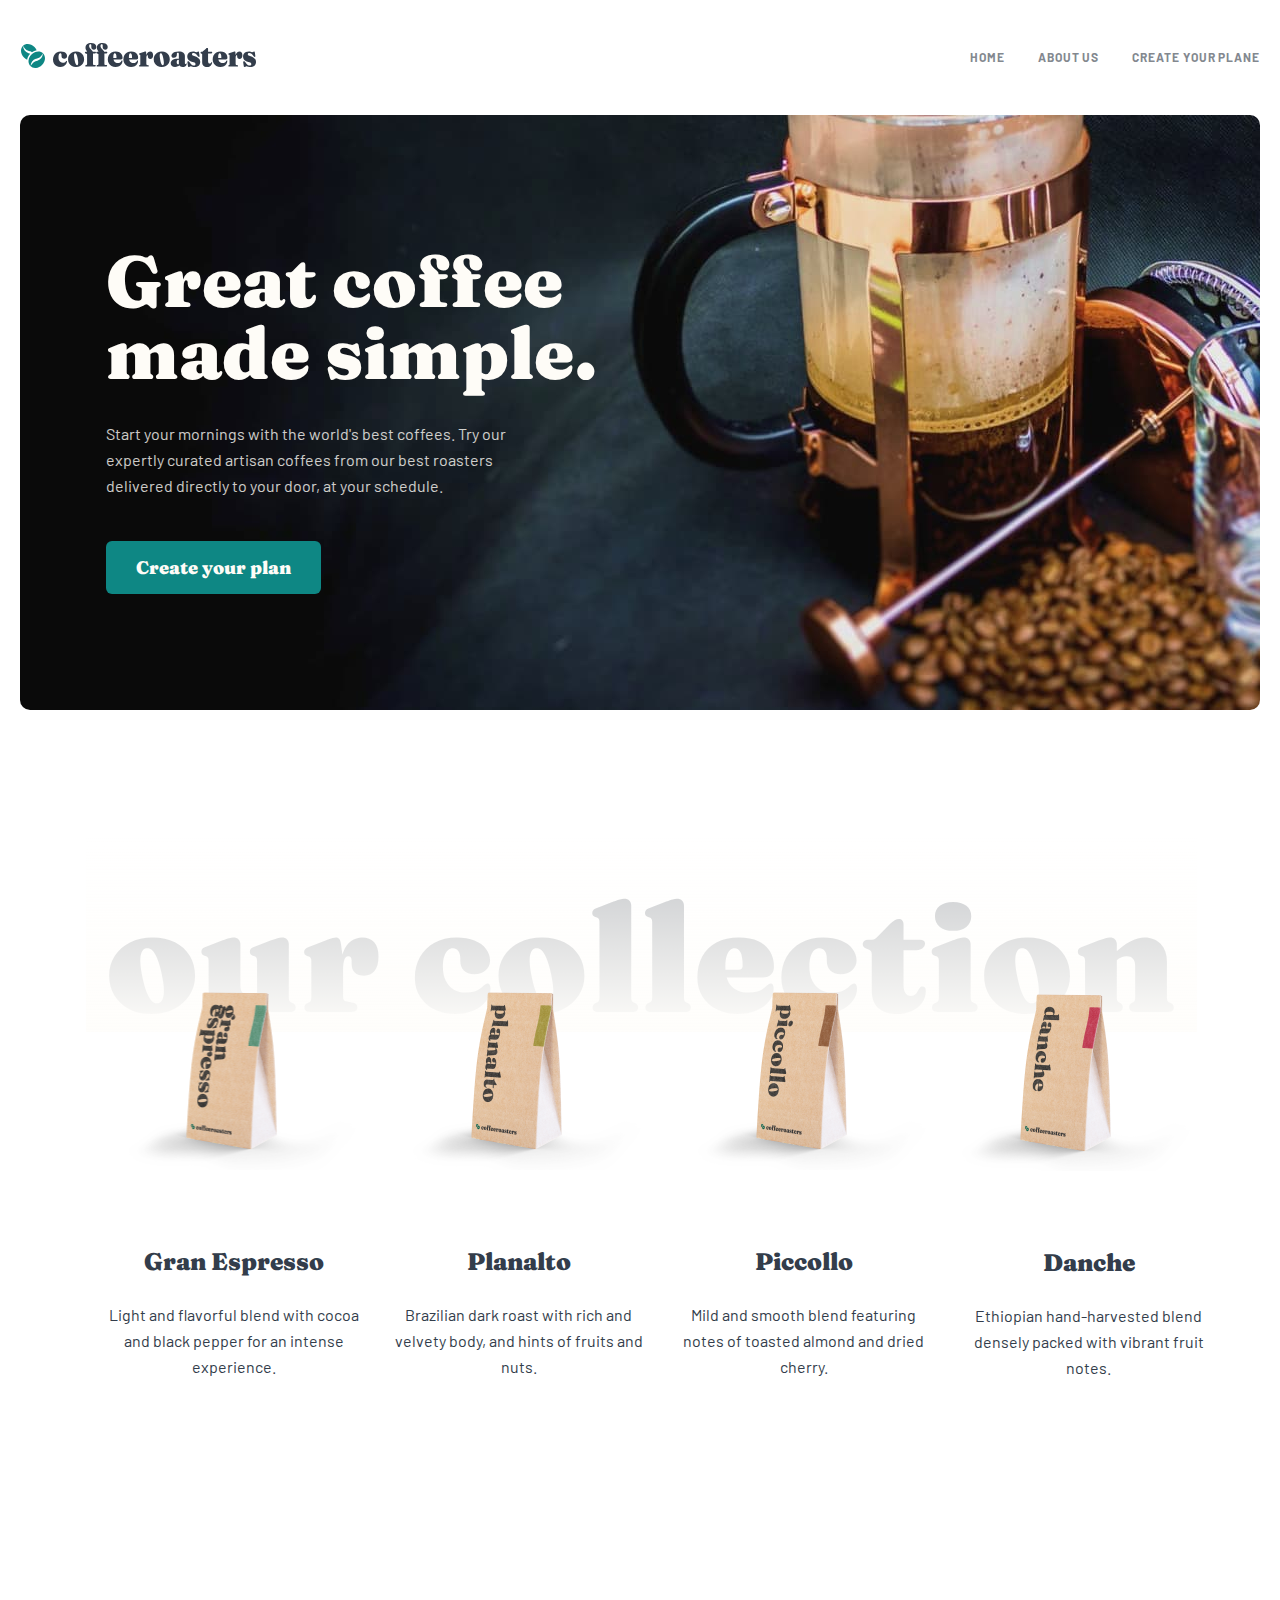
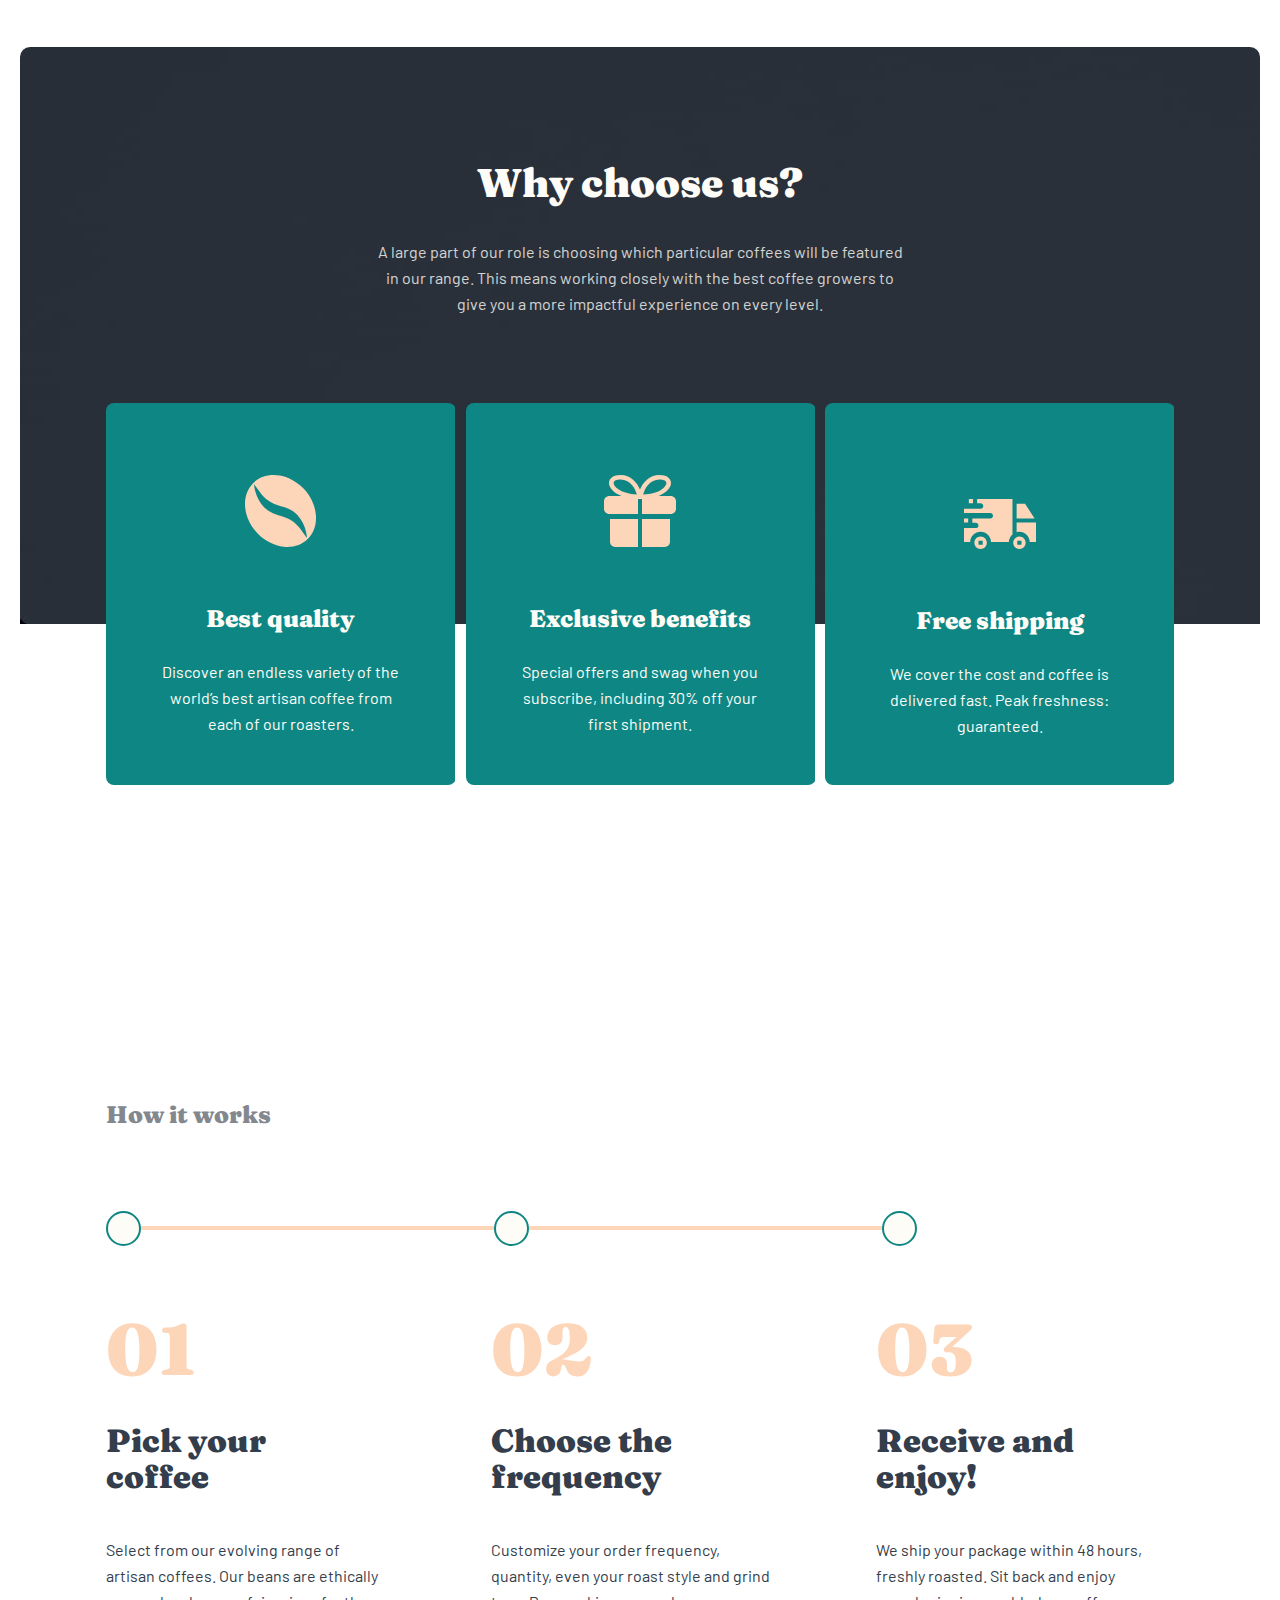
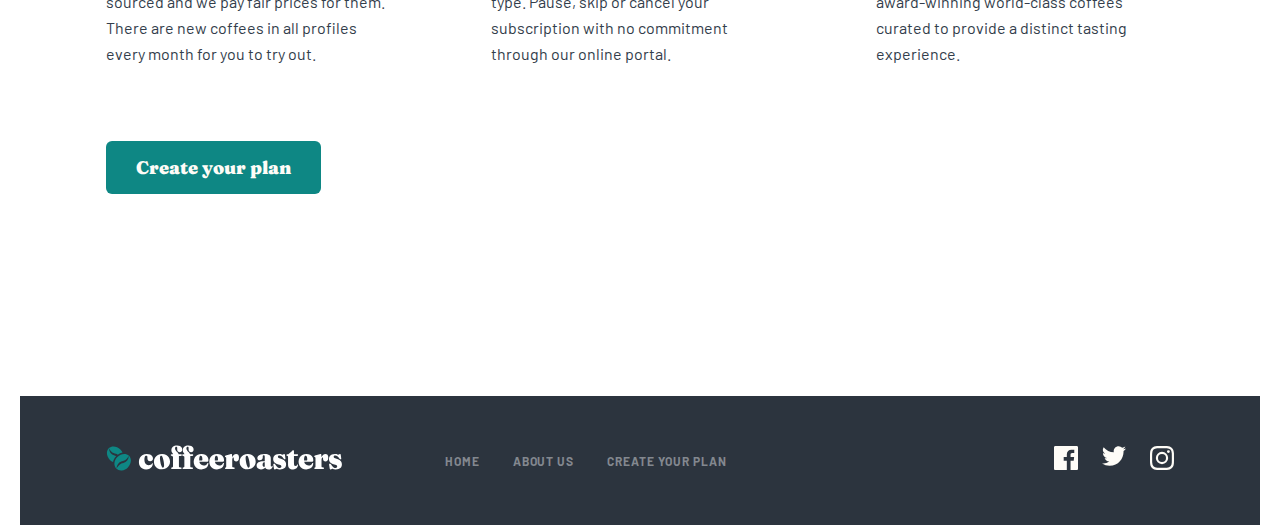
<file: index.html>
<!DOCTYPE html>
<html lang="en">
<head>
  <meta charset="UTF-8">
  <meta http-equiv="X-UA-Compatible" content="IE=edge">
  <meta name="viewport" content="width=device-width, initial-scale=1.0">
  <link rel="stylesheet" href="./css/main.min.css">
  <title>coffeeroasters</title>
</head>
<body>
  
  <!-- ==================header============== -->
  <header class="header">  
    <div class="container"><!-- container -->
      <div class="header__box">
        <a class="logo__link" href="./index.html">
          <img class="header__logo" src="./images/logo.svg" alt="site logo"><!-- logo image -->
        </a><!-- logo link -->
        <div class="header__nav nav"><!-- navbar -->
          <ul class="nav__list"><!-- list -->
            <li class="nav__item"><!-- item -->
              <a class="nav__link" href="#"><!-- HOME link -->
                <p class="nav__title"><!-- HOME -->
                  HOME
                </p>
              </a>
            </li>
            <li class="nav__item"><!-- item -->
              <a class="nav__link" href="./about.html"><!--ABOUT US link-->
                <p class="nav__title"><!-- ABOUT US -->
                  ABOUT US
                </p>
              </a>
            </li>
            <li class="nav__item"><!-- item -->
              <a class="nav__link" href="#"><!-- link for Create your plan -->
                <p class="nav__title"><!-- Create your plan -->
                  CREATE YOUR PLANE
                </p>
              </a>
            </li>
          </ul>
        </div>
      </div>
    </div>
  </header>
  
  <!-- =================main================== -->
  <main class="main">
    <section class="hero"><!-- section -->
      <div class="container"><!-- container -->
        <div class="hero__box"><!-- basic-box -->
          <div class="hero__trunk">
            <h1 class="hero__title"><!-- title -->
              Great coffee
              made simple.
            </h1>
          </div>
          <div class="hero__speechbox">
            <p class="hero__text"><!-- text -->
              Start your mornings with the world's best coffees. Try our expertly curated artisan coffees from our best roasters delivered directly to your door, at your schedule.
            </p>
          </div>
          <div class="hero__linkbox"><!-- link in box -->
            <a class="hero__link" href="#"><!-- link -->
              Create your plan
            </a>
          </div>
        </div>
      </div>
    </section>
    
    <section class="collection">
      <div class="container">
        <div class="collection__box">
          <h2 class="visually-hidden">
            our collection
          </h2>
          <ul class="collection__list">
            <li class="collection__item">
              <img class="collection__img" src="./images/first.png" alt="Gran Espresso">
              <h3 class="collection__title">
                Gran Espresso
              </h3>
              <div class="collection__itembox">
                <p class="collection__text">
                  Light and flavorful blend with cocoa and black pepper for an intense experience.
                </p>
              </div>
            </li>
            <li class="collection__item">
              <img class="collection__img" src="./images/secound.png" alt="Planalto">
              <h3 class="collection__title">
                Planalto
              </h3>
              <div class="collection__itembox">
                <p class="collection__text">
                  Brazilian dark roast with rich and velvety body, and hints of fruits and nuts.
                </p>
              </div>
            </li>
            <li class="collection__item collection__item--four">
              <img class="collection__img" src="./images/three.png" alt="Piccollo">
              <h3 class="collection__title">
                Piccollo
              </h3>
              <div class="collection__itembox">
                <p class="collection__text">
                  Mild and smooth blend featuring notes of toasted almond and dried cherry.
                </p>
              </div>
            </li>
            <li class="collection__item">
              <img class="collection__img collection__img--cover" src="./images/four.png" alt="Danche">
              <h3 class="collection__title">
                Danche
              </h3>
              <div class="collection__itembox">
                <p class="collection__text">
                  Ethiopian hand-harvested blend densely packed with vibrant fruit notes.
                </p>
              </div>
            </li>
          </ul>
        </div>
      </div>
    </section>
    
    <section class="select">
      <div class="container">
        <div class="select__box">
          <h2 class="select__title">
            Why choose us?
          </h2>
          <div class="select__textbox">
            <p class="select__text">
              A large part of our role is choosing which particular coffees will be featured 
              in our range. This means working closely with the best coffee growers to give 
              you a more impactful experience on every level.
            </p>
          </div>
          
          <ul class="select__list">
            <li class="select__item">
              <img class="select__img" src="./images/Shape.svg" alt="Best quality">
              <h3 class="select__subtitle">
                Best quality
              </h3>
              <div class="select__packet">
                <p class="select__subtext">
                  Discover an endless variety of the world’s best artisan coffee from each of our roasters.
                </p>
              </div>
            </li>
            <li class="select__item">
              <img class="select__img" src="./images/gift.svg" alt="Exclusive benefits">
              <h3 class="select__subtitle">
                Exclusive benefits
              </h3>
              <div class="select__packet">
                <p class="select__subtext">
                  Special offers and swag when you subscribe, including 30% off your first shipment.
                </p>
              </div>
            </li>
            <li class="select__item">
              <img class="select__img select__img--new" src="./images/car.svg" alt="Free shipping">
              <h3 class="select__subtitle">
                Free shipping
              </h3>
              <div class="select__packet">
                <p class="select__subtext">
                  We cover the cost and coffee is delivered fast. Peak freshness: guaranteed.
                </p>
              </div>
            </li>
          </ul>
          
        </div>
      </div>
    </section>
    
    <section class="works">
      <div class="container">
        <div class="works__box">
          <h2 class="works__title">
            How it works
          </h2>
          
          <div class="works__spanbox">
            <span class="works__span">
              
            </span>
            <hr class="works__line">
            <span class="works__span">
              
            </span>
            <hr class="works__line">
            <span class="works__span">
              
            </span>
          </div>
          
          <ul class="works__list">
            
            <li class="works__item">
              <strong class="works__subtitle">
                01
              </strong>
              <div class="works__trunk">
                <h3 class="works__subtext">
                  Pick your
                  coffee
                </h3>
              </div>
              <div class="works__packet">
                <p class="works__text">
                  Select from our evolving range of artisan coffees. Our beans are ethically sourced and we pay fair prices for them. There are new coffees in all profiles every month for you to try out.
                </p>
              </div>
            </li>
            
            <li class="works__item">
              <strong class="works__subtitle">
                02
              </strong>
              <div class="works__trunk">
                <h3 class="works__subtext">
                  Choose the frequency
                </h3>
              </div>
              <div class="works__packet">
                <p class="works__text">
                  Customize your order frequency, quantity, even your roast style and grind type. Pause, skip or cancel your subscription with no commitment through our online portal.
                </p>
              </div>
            </li>
            
            <li class="works__item">
              <strong class="works__subtitle">
                03
              </strong>
              <div class="works__trunk">
                <h3 class="works__subtext">
                  Receive and enjoy!
                </h3>
              </div>
              <div class="works__packet">
                <p class="works__text">
                  We ship your package within 48 hours, freshly roasted. Sit back and enjoy award-winning world-class coffees curated to provide a distinct tasting experience.
                </p>
              </div>
            </li>
            
          </ul>
          
          <div class="works__linkbox hero__linkbox">
            <a class="works__link hero__link" href="#"><!-- link -->
              Create your plan
            </a>
          </div>
          
        </div>
      </div>
    </section>
    
  </main>
  
  <!-- =================footer================== -->
  
  <footer class="footer">
    <div class="container">
      <div class="footer__box">
        
        <a class="footer__logolink" href="#" >
          <img class="footer__logo" src="./images/footer.svg" alt="coffeeroaster logo">
        </a>
        <ul class="footer__list">
          <li class="footer__item">
            <a class="footer__link" href="#">
              <p class="footer__title">
                HOME
              </p>
            </a>
          </li>
          
          <li class="footer__item">
            <a class="footer__link" href="#">
              <p class="footer__title">
                ABOUT US
              </p>
            </a>
          </li>
          
          <li class="footer__item">
            <a class="footer__link" href="./about.html">
              <p class="footer__title">
                Create your plan
              </p>
            </a>
          </li>
        </ul>
        
        <div class="footer__social">
          <a class="footer__imglink" href="#" target="blank">
            <img class="footer__img" src="./images/facebook.svg" alt="facebook logo">
          </a>
          <a class="footer__imglink" href="#" target="blank">
            <img class="footer__img" src="./images/twitter.svg" alt="twitter logo">
          </a>
          <a class="footer__imglink" href="#" target="blank">
            <img class="footer__img" src="./images/instagram.svg" alt="instagram logo">
          </a>
        </div>
        
      </div>
    </div>
  </footer>
  
</body>
</html>
</file>
<file: css/main.min.css>
@font-face{font-family:"Barlow";font-style:normal;font-weight:400;src:url("../fonts/barlow-v5-latin-ext_latin-regular.woff2") format("woff2"),url("../fonts/barlow-v5-latin-ext_latin-regular.woff") format("woff")}@font-face{font-family:"Barlow";font-style:normal;font-weight:700;src:url("../fonts/barlow-v5-latin-ext_latin-700.woff2") format("woff2"),url("../fonts/barlow-v5-latin-ext_latin-700.woff") format("woff")}@font-face{font-family:"Fraunces";font-display:swap;font-weight:100 900;src:url("../fonts/Fraunces9pt-Black.woff2") format("woff2")}/*! normalize.css v8.0.1 | MIT License | github.com/necolas/normalize.css */html{line-height:1.15;-webkit-text-size-adjust:100%}body{margin:0}main{display:block}h1{font-size:2em;margin:0.67em 0}hr{-webkit-box-sizing:content-box;box-sizing:content-box;height:0;overflow:visible}pre{font-family:monospace, monospace;font-size:1em}a{background-color:transparent}abbr[title]{border-bottom:none;text-decoration:underline;-webkit-text-decoration:underline dotted;text-decoration:underline dotted}b,strong{font-weight:bolder}code,kbd,samp{font-family:monospace, monospace;font-size:1em}small{font-size:80%}sub,sup{font-size:75%;line-height:0;position:relative;vertical-align:baseline}sub{bottom:-0.25em}sup{top:-0.5em}img{border-style:none}button,input,optgroup,select,textarea{font-family:inherit;font-size:100%;line-height:1.15;margin:0}button,input{overflow:visible}button,select{text-transform:none}button,[type="button"],[type="reset"],[type="submit"]{-webkit-appearance:button}button::-moz-focus-inner,[type="button"]::-moz-focus-inner,[type="reset"]::-moz-focus-inner,[type="submit"]::-moz-focus-inner{border-style:none;padding:0}button:-moz-focusring,[type="button"]:-moz-focusring,[type="reset"]:-moz-focusring,[type="submit"]:-moz-focusring{outline:1px dotted ButtonText}fieldset{padding:0.35em 0.75em 0.625em}legend{-webkit-box-sizing:border-box;box-sizing:border-box;color:inherit;display:table;max-width:100%;padding:0;white-space:normal}progress{vertical-align:baseline}textarea{overflow:auto}[type="checkbox"],[type="radio"]{-webkit-box-sizing:border-box;box-sizing:border-box;padding:0}[type="number"]::-webkit-inner-spin-button,[type="number"]::-webkit-outer-spin-button{height:auto}[type="search"]{-webkit-appearance:textfield;outline-offset:-2px}[type="search"]::-webkit-search-decoration{-webkit-appearance:none}::-webkit-file-upload-button{-webkit-appearance:button;font:inherit}details{display:block}summary{display:list-item}template{display:none}[hidden]{display:none}html{-webkit-box-sizing:border-box;box-sizing:border-box}body{margin:0}ul,ol{list-style:none}.container{width:1240px;padding-right:20px;padding-left:20px;margin:0 auto}.visually-hidden{position:absolute;width:1px;height:1px;margin:-1px;padding:0;overflow:hidden;border:0;clip:rect(0 0 0 0)}.header__box{display:-webkit-box;display:-ms-flexbox;display:flex;-webkit-box-align:center;-ms-flex-align:center;align-items:center;-webkit-box-pack:justify;-ms-flex-pack:justify;justify-content:space-between}.nav__list{display:-webkit-box;display:-ms-flexbox;display:flex;padding:0;margin:0}.nav__item{margin-right:33px}.nav__item:nth-child(3){margin-right:0}.nav__link{text-decoration:none;margin:0}.nav__title{font-family:"Barlow" , "Arial" , sans-serif;font-style:normal;font-weight:bold;font-size:12px;line-height:15px;letter-spacing:0.923077px;color:#83888F;margin:50px 0}.nav__title:hover{color:#333D4B}.hero__box{background-image:url("/images/back.jpg");background-repeat:no-repeat;border-radius:10px;padding:130px 0 130px 86px}.hero__trunk{width:493px;margin-bottom:32px}.hero__title{font-family:"Fraunces" , "Arial" , sans-serif;font-style:normal;font-weight:900;font-size:72px;line-height:72px;color:#FEFCF7;margin:0}.hero__speechbox{width:445px;margin-bottom:56px}.hero__text{font-family:"Barlow" , "Arial" , sans-serif;font-style:normal;font-weight:normal;font-size:16px;line-height:26px;color:#FEFCF7;mix-blend-mode:normal;opacity:0.8;margin:0}.hero__link{font-family:"Fraunces" , "Arial" , sans-serif;font-style:normal;font-weight:900;font-size:18px;text-decoration:none;line-height:25px;text-align:center;color:#FEFCF7;background:#0E8784;border-radius:6px;padding:15px 30px}.hero__link:hover{background:#66D2CF;border-radius:6px}.hero__link .example{display:-ms-grid;display:grid;-webkit-transition:all .5s;transition:all .5s;-webkit-user-select:none;-moz-user-select:none;-ms-user-select:none;user-select:none;background:-webkit-gradient(linear, left top, left bottom, from(white), to(black));background:linear-gradient(to bottom, white, black)}.collection{padding:250px 0;background-image:url("/images/background.svg");background-position:51% 17%;background-repeat:no-repeat}.collection__list{display:-webkit-box;display:-ms-flexbox;display:flex;-webkit-box-pack:justify;-ms-flex-pack:justify;-webkit-box-align:center;-ms-flex-align:center;align-items:center;padding:0 86px}.collection__item{width:255px;margin-right:30px}.collection__img{width:256px;height:193px;-o-object-fit:cover;object-fit:cover}.collection__img--cover{width:235px;height:177px;-o-object-fit:cover;object-fit:cover;padding-top:18px}.collection__itembox{width:255px}.collection__title{font-family:"Fraunces", "Arial" , sans-serif;font-style:normal;font-weight:900;font-size:24px;line-height:32px;text-align:center;color:#333D4B;margin:0;margin-top:72px}.collection__text{font-family:"Barlow", "Arial" , sans-serif;font-style:normal;font-weight:normal;font-size:16px;line-height:26px;text-align:center;color:#333D4B;margin:0;margin-top:24px}.select__box{background-image:url("/images/fon.jpg");background-repeat:no-repeat;border-radius:10px;padding:112px 86px}.select__title{font-family:"Fraunces", "Arial" , sans-serif;font-style:normal;font-weight:900;font-size:40px;line-height:48px;text-align:center;color:#FEFCF7;margin:0}.select__textbox{width:540px;margin:0 auto}.select__text{font-family:"Barlow", "Arial" , sans-serif;font-style:normal;font-weight:normal;font-size:16px;line-height:26px;text-align:center;color:#FEFCF7;mix-blend-mode:normal;opacity:0.8;margin:0;margin-top:32px}.select__list{display:-webkit-box;display:-ms-flexbox;display:flex;-webkit-box-pack:justify;-ms-flex-pack:justify;justify-content:space-between;margin:0;margin-top:86px;padding:0}.select__item{background-image:url("/images/Rectangle.svg");background-repeat:no-repeat;position:relative}.select__img{display:block;margin:0 auto;margin-top:72px;margin-bottom:56px}.select__img--new{margin-top:96px}.select__subtitle{font-family:"Fraunces", "Arial" , sans-serif;font-style:normal;font-weight:900;font-size:24px;line-height:32px;text-align:center;margin:0;color:#FEFCF7}.select__packet{width:255px;margin:24px 47px 48px 47px}.select__subtext{font-family:"Barlow", "Arial" , sans-serif;font-style:normal;font-weight:normal;font-size:16px;line-height:26px;text-align:center;color:#FEFCF7;margin:0}.works__box{padding:0  86px}.works__title{font-family:"Fraunces" , "Arial" , sans-serif;font-style:normal;font-weight:900;font-size:24px;line-height:32px;color:#83888F;margin:0;margin-top:200px;margin-bottom:80px}.works__spanbox{display:-webkit-box;display:-ms-flexbox;display:flex}.works__span{display:block;width:31px;height:31px;background:#FEFCF7;border:2px solid #0E8784;border-radius:100%}.works__line{width:349px;border:2px solid #FDD6BA;margin:0;margin-top:15px}.works__list{display:-webkit-box;display:-ms-flexbox;display:flex;-webkit-box-align:center;-ms-flex-align:center;align-items:center;margin:0;margin-top:67px;padding:0}.works__item{margin-bottom:72px}.works__item:nth-child(2){margin-right:100px;margin-left:100px}.works__subtitle{font-family:"Fraunces" , "Arial" , sans-serif;font-style:normal;font-weight:900;font-size:72px;line-height:72px;color:#FDD6BA}.works__trunk{width:255px;margin-top:38px;margin-bottom:42px}.works__subtext{font-family:"Fraunces" , "Arial" , sans-serif;font-style:normal;font-weight:900;font-size:32px;line-height:36px;color:#333D4B;margin:0}.works__packet{width:285px}.works__text{font-family:"Barlow", "Arial" , sans-serif;font-style:normal;font-weight:normal;font-size:16px;line-height:26px;color:#333D4B}.works__linkbox{margin-bottom:216px}.footer__box{display:-webkit-box;display:-ms-flexbox;display:flex;padding:0 86px;-webkit-box-align:center;-ms-flex-align:center;align-items:center;vertical-align:middle;background:#2C343E}.footer__list{display:-webkit-box;display:-ms-flexbox;display:flex;margin:0;margin-left:103px;padding:0}.footer__item:nth-child(2){margin-right:33px;margin-left:33px}.footer__link{text-decoration:none}.footer__title{font-family:"Barlow", "Arial" , sans-serif;font-style:normal;font-weight:bold;font-size:12px;line-height:15px;letter-spacing:0.923077px;text-transform:uppercase;color:#83888F;margin:0;margin-top:53px;margin-bottom:51px}.footer__title:hover{color:#FEFCF7}.footer__social{display:-webkit-box;display:-ms-flexbox;display:flex;margin-left:auto;margin-top:50px;margin-bottom:50px}.footer__img:hover{background:#FDD6BA}.footer__imglink:nth-child(2){margin-right:24px;margin-left:24px}.header__box{display:-webkit-box;display:-ms-flexbox;display:flex;-webkit-box-align:center;-ms-flex-align:center;align-items:center;-webkit-box-pack:justify;-ms-flex-pack:justify;justify-content:space-between}.nav__list{display:-webkit-box;display:-ms-flexbox;display:flex;padding:0;margin:0}.nav__item{margin-right:33px}.nav__item:nth-child(3){margin-right:0}.nav__link{text-decoration:none;margin:0}.nav__title{font-family:"Barlow" , "Arial" , sans-serif;font-style:normal;font-weight:bold;font-size:12px;line-height:15px;letter-spacing:0.923077px;color:#83888F;margin:50px 0}.nav__title:hover{color:#333D4B}.hero__boxs{background-image:url("/images/Object.jpg");background-repeat:no-repeat;border-radius:10px;padding:137px 85px}.hero__titles{font-family:"Fraunces" , "Verdana" , sans-serif;font-style:normal;font-weight:900;font-size:40px;line-height:48px;color:#FEFCF7;margin:0;margin-bottom:24px}.hero__textboxs{width:445px}.hero__texts{font-family:"Barlow" , "Verdana" , sans-serif;font-style:normal;font-weight:normal;font-size:16px;line-height:26px;color:#FEFCF7;margin:0}.commitment{padding-top:135px;padding-bottom:158px}.commitment__box{display:-webkit-box;display:-ms-flexbox;display:flex;-webkit-box-align:center;-ms-flex-align:center;align-items:center;padding:0 86px}.commitment__imag{border-radius:10px}.commitment__trunk{margin-left:125px}.commitment__title{font-family:"Fraunces" , "Verdana" , sans-serif;font-style:normal;font-weight:900;font-size:40px;line-height:48px;color:#333D4B;margin:0;margin-bottom:32px}.commitment__textbox{width:540px}.commitment__text{font-family:"Barlow" , "Verdana" , sans-serif;font-style:normal;font-weight:normal;font-size:16px;line-height:26px;color:#333D4B;opacity:0.8;margin:0}.quality__box{position:relative;-webkit-box-orient:horizontal;-webkit-box-direction:reverse;-ms-flex-direction:row-reverse;flex-direction:row-reverse;background-image:url("/images/quality_bck.jpg");background-repeat:no-repeat;border-radius:10px;padding:100px 85px 180px}.quality__imag{position:absolute;top:-90px;right:85px;border-radius:10px}.quality__textbox{margin-right:115px}.quality__title{font-family:"Fraunces" , "Verdana" , sans-serif;font-style:normal;font-weight:900;font-size:40px;line-height:48px;color:#FEFCF7;margin:0;margin-bottom:32px}.quality__packet{width:540px}.quality__text{font-family:"Barlow" , "Verdana" , sans-serif;font-style:normal;font-weight:normal;font-size:16px;line-height:26px;color:#FEFCF7;opacity:0.8;margin:0}.quartes__box{padding:0 86px 168px}.quartes__title{font-family:"Fraunces" , "Verdana" , sans-serif;font-style:normal;font-weight:900;font-size:24px;line-height:32px;color:#83888F;margin:0 0 72px}.quartes__list{display:-webkit-box;display:-ms-flexbox;display:flex;-webkit-box-align:center;-ms-flex-align:center;align-items:center;padding:0;margin:0}.quartes__item{margin-right:108px}.quartes__img{margin-bottom:46px}.quartes__subtitle{font-family:"Fraunces" , "Verdana" , sans-serif;font-style:normal;font-weight:900;font-size:32px;line-height:36px;color:#333D4B;margin:0;margin-bottom:24px}.quartes__sublink,.quartes__link{font-family:"Barlow" , "Verdana" , sans-serif;font-style:normal;font-weight:normal;font-size:16px;text-decoration:none;line-height:26px;color:#333D4B;margin:0}.quartes__link{text-decoration:none}.footer__box{display:-webkit-box;display:-ms-flexbox;display:flex;padding:0 86px;-webkit-box-align:center;-ms-flex-align:center;align-items:center;vertical-align:middle;background:#2C343E}.footer__list{display:-webkit-box;display:-ms-flexbox;display:flex;margin:0;margin-left:103px;padding:0}.footer__item:nth-child(2){margin-right:33px;margin-left:33px}.footer__link{text-decoration:none}.footer__title{font-family:"Barlow", "Arial" , sans-serif;font-style:normal;font-weight:bold;font-size:12px;line-height:15px;letter-spacing:0.923077px;text-transform:uppercase;color:#83888F;margin:0;margin-top:53px;margin-bottom:51px}.footer__title:hover{color:#FEFCF7}.footer__social{display:-webkit-box;display:-ms-flexbox;display:flex;margin-left:auto;margin-top:50px;margin-bottom:50px}.footer__img:hover{background:#FDD6BA}.footer__imglink:nth-child(2){margin-right:24px;margin-left:24px}
/*# sourceMappingURL=main.min.css.map */
</file>
